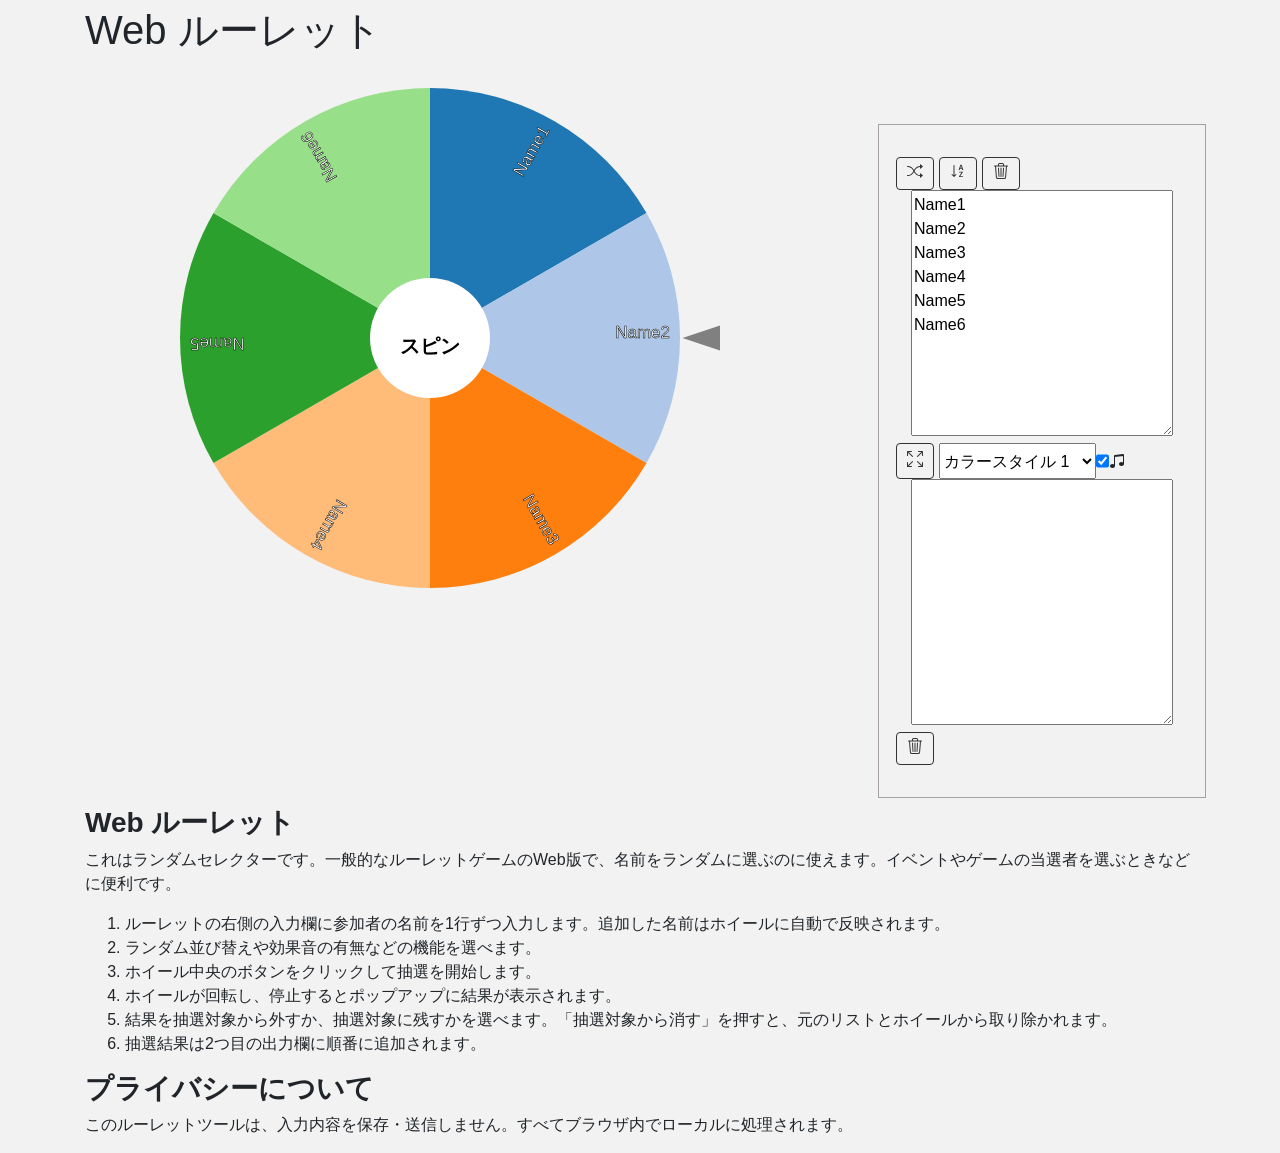
<file: wheel.html>
<!doctype html>
<html lang="ja">
<head>
  <meta charset="utf-8">
  <meta name="viewport" content="width=device-width,minimum-scale=1,initial-scale=1">
  <meta name="robots" content="noindex,nofollow">
  <title>Web ルーレット</title>
  <meta name="description" content="これはランダム セレクターで、一般的なルーレット ゲームの Web バージョンで、名前をランダムに選択するのに役立ちます。">

  <link rel="stylesheet" href="assets/wheel/css/bootstrap.min.css">
  <link rel="stylesheet" href="assets/wheel/css/style.css">
  <script src="assets/wheel/js/d3.v3.min.js" charset="utf-8"></script>
</head>
<body>
  <header>
    <div class="container">
      <span onclick="showNav()" class="nav-toggle"></span>
      <h1>Web ルーレット</h1>
    </div>
  </header>

  <div class="container">
    <div class="box convert">
      <div class="row">
        <div class="col-lg-8 col-12 wheel-container d-flex justify-content-center">
          <div id="chart"></div>
          <div id="box">
            <div id="alert-box">
              <h1 id="selected-op">YES</h1>
              <button id="delete-btn" class="del-btn" onclick="deleteSelected()">抽選対象から消す</button>
              <a href="#" class="close-btn" onclick="pop(); return false;">閉じる</a>
            </div>
          </div>
        </div>

        <div class="col-lg-4 mt-5 col-12">
          <div class="row p-sm-0 p-5">
            <div class="col-sm col-12 ml-sm-5 mr-lg-1 mr-sm-2 my-2 result-box">
              <div class="row p-sm-0">
                <button id="randomize-btn" onclick="randomizeInput()">
                  <svg xmlns="http://www.w3.org/2000/svg" width="16" height="16" fill="currentColor" class="bi bi-shuffle" viewbox="0 0 16 16">
                    <path fill-rule="evenodd" d="M0 3.5A.5.5 0 0 1 .5 3H1c2.202 0 3.827 1.24 4.874 2.418.49.552.865 1.102 1.126 1.532.26-.43.636-.98 1.126-1.532C9.173 4.24 10.798 3 13 3v1c-1.798 0-3.173 1.01-4.126 2.082A9.624 9.624 0 0 0 7.556 8a9.624 9.624 0 0 0 1.317 1.918C9.828 10.99 11.204 12 13 12v1c-2.202 0-3.827-1.24-4.874-2.418A10.595 10.595 0 0 1 7 9.05c-.26.43-.636.98-1.126 1.532C4.827 11.76 3.202 13 1 13H.5a.5.5 0 0 1 0-1H1c1.798 0 3.173-1.01 4.126-2.082A9.624 9.624 0 0 0 6.444 8a9.624 9.624 0 0 0-1.317-1.918C4.172 5.01 2.796 4 1 4H.5a.5.5 0 0 1-.5-.5z"/>
                    <path d="M13 5.466V1.534a.25.25 0 0 1 .41-.192l2.36 1.966c.12.1.12.284 0 .384l-2.36 1.966a.25.25 0 0 1-.41-.192zm0 9v-3.932a.25.25 0 0 1 .41-.192l2.36 1.966c.12.1.12.284 0 .384l-2.36 1.966a.25.25 0 0 1-.41-.192z"/>
                  </svg>
                </button>
                <button id="sort-btn" onclick="sortInput()">
                  <svg xmlns="http://www.w3.org/2000/svg" width="16" height="16" fill="currentColor" class="bi bi-sort-alpha-down" viewbox="0 0 16 16">
                    <path fill-rule="evenodd" d="M10.082 5.629 9.664 7H8.598l1.789-5.332h1.234L13.402 7h-1.12l-.419-1.371h-1.781zm1.57-.785L11 2.687h-.047l-.652 2.157h1.351z"/>
                    <path d="M12.96 14H9.028v-.691l2.579-3.72v-.054H9.098v-.867h3.785v.691l-2.567 3.72v.054h2.645V14zM4.5 2.5a.5.5 0 0 0-1 0v9.793l-1.146-1.147a.5.5 0 0 0-.708.708l2 1.999.007.007a.497.497 0 0 0 .7-.006l2-2a.5.5 0 0 0-.707-.708L4.5 12.293V2.5z"/>
                  </svg>
                </button>
                <button id="clear-btn" onclick="clearInput()">
                  <svg xmlns="http://www.w3.org/2000/svg" width="16" height="16" fill="currentColor" class="bi bi-trash3" viewbox="0 0 16 16">
                    <path d="M6.5 1h3a.5.5 0 0 1 .5.5v1H6v-1a.5.5 0 0 1 .5-.5ZM11 2.5v-1A1.5 1.5 0 0 0 9.5 0h-3A1.5 1.5 0 0 0 5 1.5v1H2.506a.58.58 0 0 0-.01 0H1.5a.5.5 0 0 0 0 1h.538l.853 10.66A2 2 0 0 0 4.885 16h6.23a2 2 0 0 0 1.994-1.84l.853-10.66h.538a.5.5 0 0 0 0-1h-.995a.59.59 0 0 0-.01 0H11Zm1.958 1-.846 10.58a1 1 0 0 1-.997.92h-6.23a1 1 0 0 1-.997-.92L3.042 3.5h9.916Zm-7.487 1a.5.5 0 0 1 .528.47l.5 8.5a.5.5 0 0 1-.998.06L5 5.03a.5.5 0 0 1 .47-.53Zm5.058 0a.5.5 0 0 1 .47.53l-.5 8.5a.5.5 0 1 1-.998-.06l.5-8.5a.5.5 0 0 1 .528-.47ZM8 4.5a.5.5 0 0 1 .5.5v8.5a.5.5 0 0 1-1 0V5a.5.5 0 0 1 .5-.5Z"/>
                  </svg>
                </button>
              </div>

              <textarea rows="10" cols="40" id="input-text">Name1
Name2
Name3
Name4
Name5
Name6</textarea>

              <div class="row p-sm-0">
                <button id="fullscreen-btn" onclick="toggleFullscreen()">
                  <svg xmlns="http://www.w3.org/2000/svg" width="16" height="16" fill="currentColor" class="bi bi-arrows-fullscreen" viewbox="0 0 16 16">
                    <path fill-rule="evenodd" d="M5.828 10.172a.5.5 0 0 0-.707 0l-4.096 4.096V11.5a.5.5 0 0 0-1 0v3.975a.5.5 0 0 0 .5.5H4.5a.5.5 0 0 0 0-1H1.732l4.096-4.096a.5.5 0 0 0 0-.707zm4.344 0a.5.5 0 0 1 .707 0l4.096 4.096V11.5a.5.5 0 1 1 1 0v3.975a.5.5 0 0 1-.5.5H11.5a.5.5 0 0 1 0-1h2.768l-4.096-4.096a.5.5 0 0 1 0-.707zm0-4.344a.5.5 0 0 0 .707 0l4.096-4.096V4.5a.5.5 0 1 0 1 0V.525a.5.5 0 0 0-.5-.5H11.5a.5.5 0 0 0 0 1h2.768l-4.096 4.096a.5.5 0 0 0 0 .707zm-4.344 0a.5.5 0 0 1-.707 0L1.025 1.732V4.5a.5.5 0 0 1-1 0V.525a.5.5 0 0 1 .5-.5H4.5a.5.5 0 0 1 0 1H1.732l4.096 4.096a.5.5 0 0 1 0 .707z"/>
                  </svg>
                </button>
                <select id="color-selector">
                  <option value="category20">カラースタイル 1</option>
                  <option value="category10">カラースタイル 2</option>
                  <option value="category20b">カラースタイル 3</option>
                  <option value="category20c">カラースタイル 4</option>
                  <option value="customColor5">カラースタイル 5</option>
                  <option value="customColor6">カラースタイル 6</option>
                  <option value="customColor7">カラースタイル 7</option>
                  <option value="customColor8">カラースタイル 8</option>
                  <option value="customColor9">カラースタイル 9</option>
                  <option value="customColor10">カラースタイル 10</option>
                </select>
                <input type="checkbox" id="sound-checkbox" checked>
                <svg xmlns="http://www.w3.org/2000/svg" width="16" height="36" fill="currentColor" class="bi bi-music-note-beamed" viewbox="0 0 16 16">
                  <path d="M6 13c0 1.105-1.12 2-2.5 2S1 14.105 1 13c0-1.104 1.12-2 2.5-2s2.5.896 2.5 2zm9-2c0 1.105-1.12 2-2.5 2s-2.5-.895-2.5-2 1.12-2 2.5-2 2.5.895 2.5 2z"/>
                  <path fill-rule="evenodd" d="M14 11V2h1v9h-1zM6 3v10H5V3h1z"/>
                  <path d="M5 2.905a1 1 0 0 1 .9-.995l8-.8a1 1 0 0 1 1.1.995V3L5 4V2.905z"/>
                </svg>
              </div>

              <textarea rows="10" cols="40" id="output-text"></textarea>

              <div class="row p-sm-0">
                <button id="clear-btn" onclick="clearoutput()">
                  <svg xmlns="http://www.w3.org/2000/svg" width="16" height="16" fill="currentColor" class="bi bi-trash3" viewbox="0 0 16 16">
                    <path d="M6.5 1h3a.5.5 0 0 1 .5.5v1H6v-1a.5.5 0 0 1 .5-.5ZM11 2.5v-1A1.5 1.5 0 0 0 9.5 0h-3A1.5 1.5 0 0 0 5 1.5v1H2.506a.58.58 0 0 0-.01 0H1.5a.5.5 0 0 0 0 1h.538l.853 10.66A2 2 0 0 0 4.885 16h6.23a2 2 0 0 0 1.994-1.84l.853-10.66h.538a.5.5 0 0 0 0-1h-.995a.59.59 0 0 0-.01 0H11Zm1.958 1-.846 10.58a1 1 0 0 1-.997.92h-6.23a1 1 0 0 1-.997-.92L3.042 3.5h9.916Zm-7.487 1a.5.5 0 0 1 .528.47l.5 8.5a.5.5 0 0 1-.998.06L5 5.03a.5.5 0 0 1 .47-.53Zm5.058 0a.5.5 0 0 1 .47.53l-.5 8.5a.5.5 0 1 1-.998-.06l.5-8.5a.5.5 0 0 1 .528-.47ZM8 4.5a.5.5 0 0 1 .5.5v8.5a.5.5 0 0 1-1 0V5a.5.5 0 0 1 .5-.5Z"/>
                  </svg>
                </button>
              </div>

              <div class="col-sm mr-lg-1 col-12 my-2 result-box" id="maybe-container" style="display: none;">
                <h2 id="maybe-count">0</h2>
                <p>MAYBE</p>
              </div>
            </div>
          </div>
        </div>
      </div>

      <audio src="assets/wheel/audio/spin-tick.mp3" id="spin-tick"></audio>
      <audio src="assets/wheel/audio/celebration.mp3" id="celeb"></audio>

      <script src="assets/wheel/js/jquery-3.2.1.slim.min.js"></script>
      <script src="assets/wheel/js/popper.min.js"></script>
      <script src="assets/wheel/js/bootstrap.min.js"></script>
      <script src="assets/wheel/js/wheel.js"></script>
      <script>
        (function () {
          const selectedOp = document.getElementById('selected-op');
          if (!selectedOp) return;

          const canvas = document.createElement('canvas');
          const ctx = canvas.getContext('2d');
          const minSize = 10;
          let selectedBaseSize = null;
          let selectedFamily = null;
          let selectedWeight = null;
          let selectedStyle = null;

          function readSelectedStyle() {
            const style = window.getComputedStyle(selectedOp);
            selectedBaseSize = parseFloat(style.fontSize) || 24;
            selectedFamily = style.fontFamily || 'sans-serif';
            selectedWeight = style.fontWeight || 'normal';
            selectedStyle = style.fontStyle || 'normal';
            selectedOp.style.whiteSpace = 'nowrap';
          }

          function getSelectedWidth() {
            const parent = selectedOp.parentElement;
            if (!parent) return selectedOp.clientWidth;
            const style = window.getComputedStyle(parent);
            const paddingLeft = parseFloat(style.paddingLeft) || 0;
            const paddingRight = parseFloat(style.paddingRight) || 0;
            return parent.clientWidth - paddingLeft - paddingRight;
          }

          function measureWidth(text, size, family, weight, style) {
            ctx.font = `${style} ${weight} ${size}px ${family}`;
            return ctx.measureText(text).width;
          }

          function adjustSelectedFont() {
            if (selectedBaseSize === null) readSelectedStyle();
            const text = selectedOp.textContent || '';
            if (!text) {
              selectedOp.style.fontSize = `${selectedBaseSize}px`;
              return;
            }
            const targetWidth = getSelectedWidth();
            if (targetWidth <= 0) return;

            let size = selectedBaseSize;
            let width = measureWidth(text, size, selectedFamily, selectedWeight, selectedStyle);
            while (width > targetWidth && size > minSize) {
              size -= 1;
              width = measureWidth(text, size, selectedFamily, selectedWeight, selectedStyle);
            }

            selectedOp.style.fontSize = `${size}px`;
          }

          function wrapAndAdjust(fnName) {
            const original = window[fnName];
            if (typeof original !== 'function') return;
            window[fnName] = function (...args) {
              const result = original.apply(this, args);
              // Run on next frame, after layout, and after font load if needed.
              requestAnimationFrame(adjustSelectedFont);
              setTimeout(adjustSelectedFont, 60);
              if (document.fonts && document.fonts.ready) {
                document.fonts.ready.then(adjustSelectedFont).catch(() => {});
              }
              return result;
            };
          }

          readSelectedStyle();
          adjustSelectedFont();

          window.addEventListener('resize', () => requestAnimationFrame(adjustSelectedFont));
          wrapAndAdjust('pop');
          wrapAndAdjust('clearoutput');
        })();
      </script>
      <script>
        (function () {
          const key = 'wheelInput';
          const value = localStorage.getItem(key);
          if (!value) return;
          const input = document.getElementById('input-text');
          if (!input) return;
          input.value = value;
          localStorage.removeItem(key);
          input.dispatchEvent(new Event('input', { bubbles: true }));
          if (typeof updateChart === 'function') {
            updateChart();
          }
        })();
      </script>
    </div>

    <div class="box explain">
      <h3>Web ルーレット</h3>
      <div class="intro-kg">
        <p>これはランダムセレクターです。一般的なルーレットゲームのWeb版で、名前をランダムに選ぶのに使えます。イベントやゲームの当選者を選ぶときなどに便利です。</p>
        <ol>
          <li>ルーレットの右側の入力欄に参加者の名前を1行ずつ入力します。追加した名前はホイールに自動で反映されます。</li>
          <li>ランダム並び替えや効果音の有無などの機能を選べます。</li>
          <li>ホイール中央のボタンをクリックして抽選を開始します。</li>
          <li>ホイールが回転し、停止するとポップアップに結果が表示されます。</li>
          <li>結果を抽選対象から外すか、抽選対象に残すかを選べます。「抽選対象から消す」を押すと、元のリストとホイールから取り除かれます。</li>
          <li>抽選結果は2つ目の出力欄に順番に追加されます。</li>
        </ol>
        <h3>プライバシーについて</h3>
        <p>このルーレットツールは、入力内容を保存・送信しません。すべてブラウザ内でローカルに処理されます。</p>
      </div>
    </div>
  </div>

  <script src="assets/wheel/js/dark.js"></script>
  <script>
    function showNav(){
      document.querySelector("nav").classList.toggle("active");
      document.querySelector(".nav-toggle").classList.toggle("active");
    }
  </script>
</body>
</html>
</file>
<file: assets/wheel/css/style.css>
html,





#page-header {
  min-height: 8rem;
}
#wheel-box {
  border-radius: 1rem;
  background-color: #fff;
  padding: 2rem;
}
/* Wheel  */
#wheel {
  width: 400px;
  height: 400px;
  border-radius: 50%;
  border: 5px solid #4b4b4b;
  position: relative;
  overflow: hidden;
}
.wheel-part {
  width: 52%;
  height: 60%;
  position: absolute;
  display: inline-block;
}
.wheel-part.part-1 {
  clip-path: polygon(100% 50%, 0 0, 0 100%);
  background-color: green;
  left: 0px;
  top: 50%;
  transform: translateY(-50%);
}

.wheel-part.part-2 {
  clip-path: polygon(100% 50%, 0 0, 0 100%);
  background-color: blue;
  transform: rotateZ(58deg);
  top: -1%;
  left: 12.2%;
}

.wheel-part.part-3 {
  clip-path: polygon(100% 50%, 0 0, 0 100%);
  background-color: rgb(0, 255, 128);
  transform: rotateZ(118.4deg);
  top: -2%;
  left: 37%;
}
.wheel-part.part-4 {
  clip-path: polygon(100% 50%, 0 0, 0 100%);
  background-color: rgb(17, 76, 187);
  transform: rotateZ(179.5deg);
  top: 19.5%;
  left: 50%;
}

.wheel-part.part-5 {
  clip-path: polygon(100% 50%, 0 0, 0 100%);
  background-color: rgb(46, 110, 60);
  transform: rotateZ(240deg);
  top: 42%;
  left: 38.1%;
}

.wheel-part.part-6 {
  clip-path: polygon(100% 50%, 0 0, 0 100%);
  background-color: rgb(218, 130, 49);
  transform: rotateZ(300deg);
  top: 43%;
  left: 12.2%;
}
button.spin {
  height: 75px;
  width: 75px;
  position: relative;
  top: 50%;
  left: 50%;
  transform: translate(-50%, -50%);
  border-radius: 50%;
  border: 2px solid #fff;
  background-color: #4b4b4b;
  color: #fff;
  outline: none;
  font-weight: bold;
  box-shadow: 0 5px 20px #000;
}
button.spin:active {
  height: 73px;
  width: 73px;
}
button.spin .arrow {
  clip-path: polygon(100% 50%, 0 0, 0 100%);
  position: absolute;
  top: -30%;
  left: 31%;
  height: 50px;
  width: 30px;
  background-color: #4b4b4b;
  transform: rotateZ(-90deg);
}
.wheel-part p {
  color: #000;
  font-size: 2rem;
  left: 10%;
  top: 50%;
  transform: translateY(-50%);
  position: absolute;
  display: inline-block;
}

.result-box {
border: 1px solid #a7a1a1;
  margin: 3px;
  padding: 2rem;
}
.result-box h2 {
  font-size: 4.5rem;
  font-weight: bold;
  margin: 0.5rem;
  color: #d35400;
}

#reset-btn {
  height: 50px;
  width: 50px;
  border-radius: 50%;
  border: 0px;
  padding: 7px;
  background-color: #ffeaa7;
  outline: none;
}
#reset-btn:active {
  transform: scale(0.9);
}
#reset-btn:hover {
  cursor: pointer;
}

#reset-btn img {
  height: 20px;
  width: 20px;
  opacity: 0.5;
}
.input-sets {
  outline: none;
  color: #222222;
  border: 2px solid #222222;
  font-weight: bold;
  margin: 5px;
  padding: 1rem 0;
}
.input-sets:hover {
  cursor: pointer;
  background-color: rgb(247, 183, 29);
  border-color: rgb(247, 183, 29);
  color: #fff;
  outline: none;
}

.active-set {
  background-color: rgb(247, 183, 29);
  border-color: rgb(247, 183, 29);
  color: #fff;
  outline: none;
}

/* Pop Up */

#alert-box h1,
#alert-box h4 {
  font-family: "Montserrat", sans-serif;
  color: #333;
}
#box {
  height: 100%;
  width: 100%;
  position: absolute;
  top: 50%;
  left: 50%;
  transform: translate(-50%, -50%);
  z-index: 99998;
  background-color: rgba(0, 0, 0, 0.2);
  display: none;
}
#alert-box {
  width: 500px;
  overflow: hidden;
  background-color: #f1f1f1;
  box-shadow: 0 0 5px #000;
  border-radius: 10px;
  position: absolute;
  top: 50%;
  left: 50%;
  transform: translate(-50%, -50%);
  text-align: center;
  z-index: 99999;
  padding: 20px 0;
}
#alert-box h1 {
  font-size: 3.5rem;
  margin: 1.5rem 0;
}
#alert-box h4 {
  font-size: 1.3rem;
  margin: 1rem 0;
}
.close-btn {
  display: inline-block;
  font-family: "Montserrat", sans-serif;
  font-size: 1rem;
  padding: 10px 40px;
background-color: white;
    border: 1px solid #dbdbdb; 
    color: #363636;
  cursor: pointer;
  text-decoration: none;
  margin-top: 20px;
  transition: 0.2s;
}
.close-btn:hover {
  transform: scale(1.02);
  text-decoration: none;
}

@media (max-width: 500px) {
  #wheel {
    height: 350px;
    width: 350px;
    margin: 0;
  }
  #wheel-box {
    padding: 1rem 0;
  }
}

@media (max-width: 425px) {
  #wheel {
    height: 300px;
    width: 300px;
    margin: 0;
  }
}
@media (max-width: 375px) {
  #wheel {
    height: 250px;
    width: 250px;
    margin: 0;
  }
}
@media (max-width: 340px) {
  .container-fluid {
    padding: 0px;
  }
}

.del-btn {
    display: inline-block;
    font-family: "Montserrat", sans-serif;
    font-size: 1rem;
    padding: 10px 40px;
background-color: #167df0;
    border-color: transparent;
    color: #fff;
    cursor: pointer;
    border-radius: 5px;
    text-decoration: none;
    margin-top: 20px;
    transition: 0.2s;
}

#box {
  position: fixed;
  top: 50%;
  left: 50%;
  transform: translate(-50%, -50%);
  z-index: 9999;
}


#randomize-btn,#sort-btn,#clear-btn,#fullscreen-btn {
    background-color: #f2f2f2;
    color: #333;
    border: solid;
    padding: 5px 10px;
    font-size: 12px;
    border-radius: 4px;
    cursor: pointer;
    transition: background-color 0.3s ease;
    border-width: 1px;
margin-right: 5px;
}

#randomize-btn:hover,
#sort-btn:hover,
#clear-btn:hover,
#fullscreen-btn:hover {
  background-color: #cecece;
}

nav{
display:none;
}

body{
font-size: medium;
background-color: #f2f2f2;
}
h3{
font-weight: bold;
}

a {
    color: #333435;
}

textarea {

    width: 100%;
    
}
 .fullscreen-chart {
  position: fixed;
  top: 0;
  left: 0;
  width: 100vw;
  height: 100vh;
  z-index: 1000;
  display: flex;
  justify-content: center;
  align-items: center;
  background-color: rgba(0, 0, 0, 0.8);
}

#chart svg {
  transform-origin: center center;
  transition: transform 0.3s ease; /* 添加过渡效果 */
}

h1{
    
 line-height: unset!important;   
}    



.col-lg-4.mt-5.col-12 {
    margin-top: 60px;
}

.col-lg-8.col-12.wheel-container.d-flex.justify-content-center {
    height: 550px;
}

@media (max-width: 760px) {
#chart {
    transform: scale(1.0)!important;
}}
/*
     FILE ARCHIVED ON 22:07:50 Apr 16, 2025 AND RETRIEVED FROM THE
     INTERNET ARCHIVE ON 20:08:49 Jan 30, 2026.
     JAVASCRIPT APPENDED BY WAYBACK MACHINE, COPYRIGHT INTERNET ARCHIVE.

     ALL OTHER CONTENT MAY ALSO BE PROTECTED BY COPYRIGHT (17 U.S.C.
     SECTION 108(a)(3)).
*/
/*
playback timings (ms):
  captures_list: 0.647
  exclusion.robots: 0.054
  exclusion.robots.policy: 0.042
  esindex: 0.01
  cdx.remote: 61.49
  LoadShardBlock: 2192.716 (3)
  PetaboxLoader3.resolve: 3153.035 (4)
  PetaboxLoader3.datanode: 122.225 (5)
  load_resource: 1302.1
  loaddict: 212.207
*/
</file>
